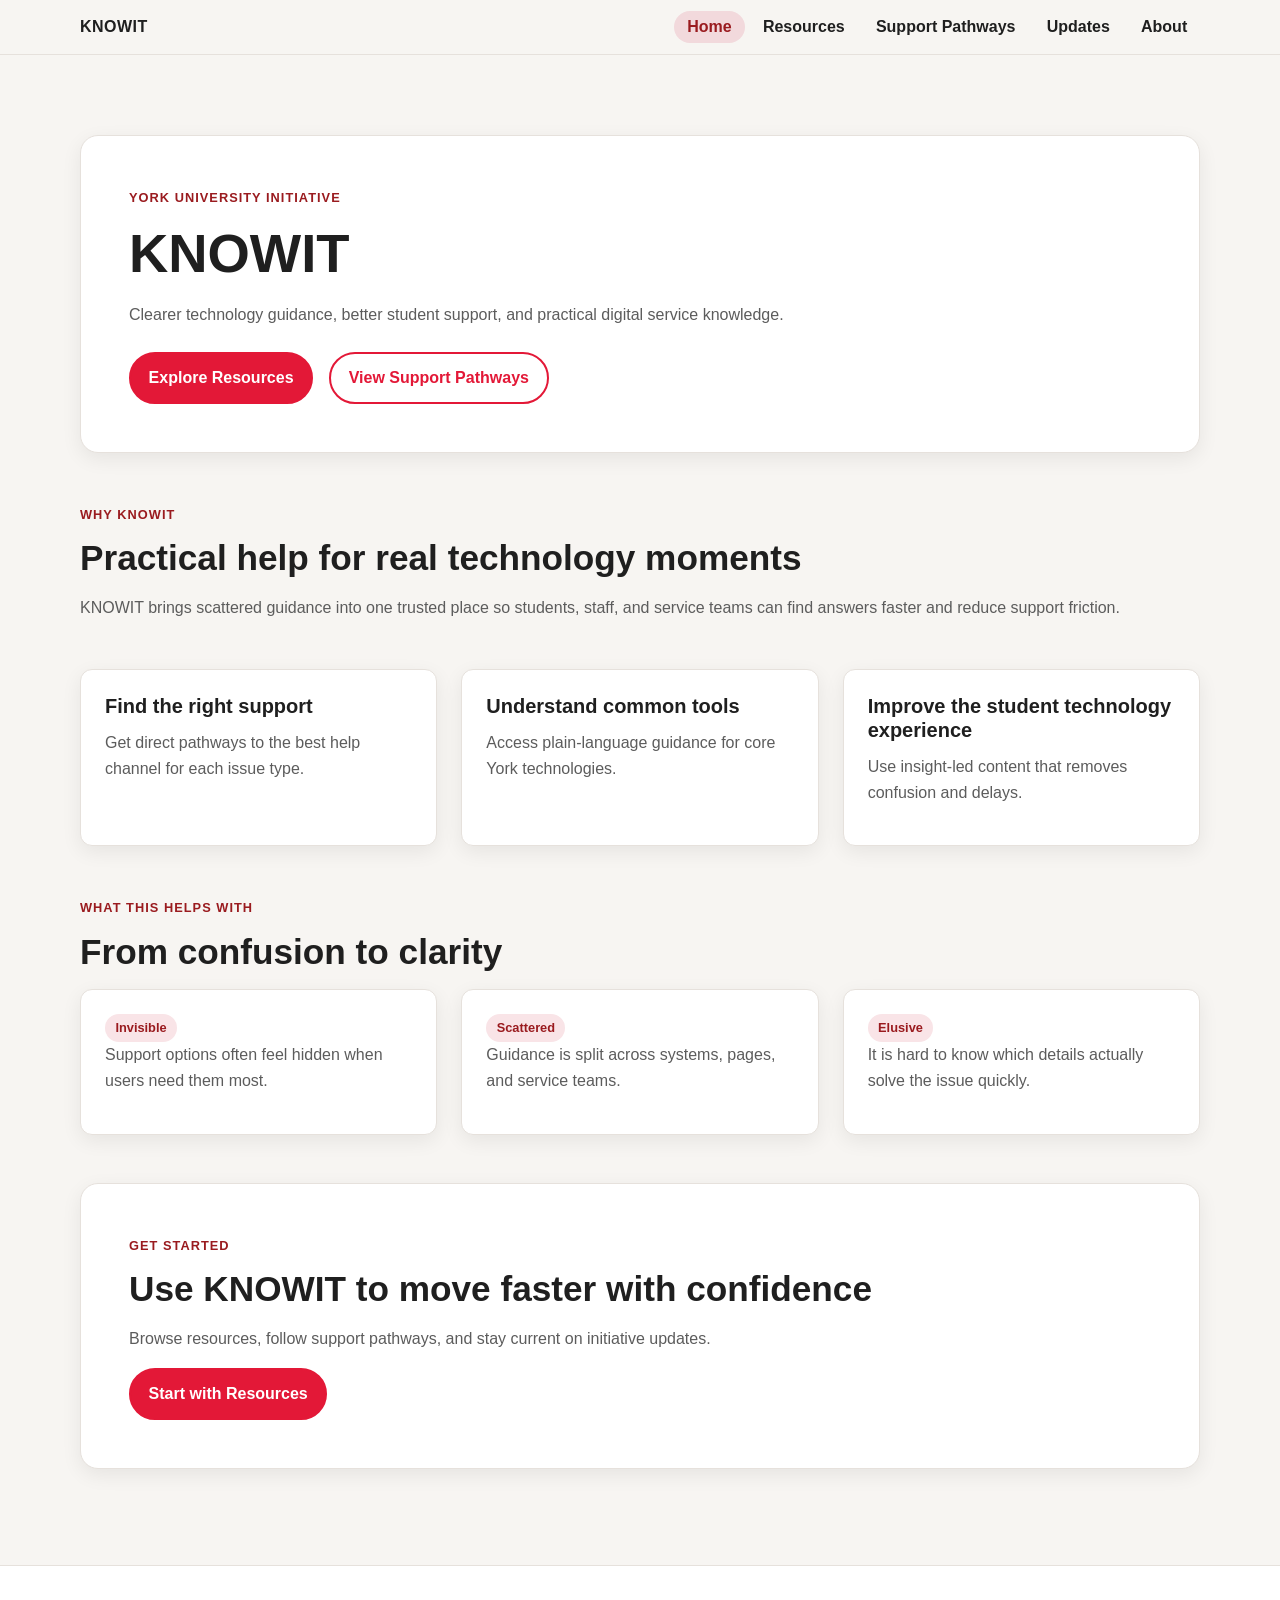
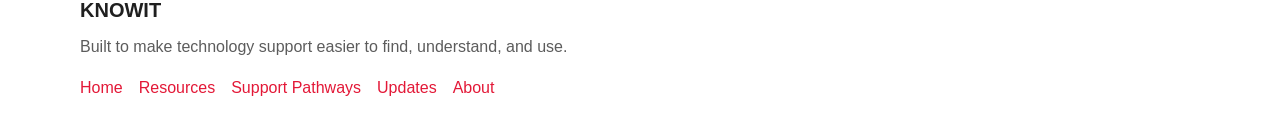
<file: index.html>
<!doctype html><html lang="en"><head>
  <link rel="icon" type="image/svg+xml" href="./favicon.svg"><meta charset="utf-8"><meta name="viewport" content="width=device-width, initial-scale=1"><title>KNOWIT | Home</title><link rel="stylesheet" href="css/style.css"></head><body>
<header class="site-header"><div class="container nav-wrap"><a class="brand" href="index.html">KNOWIT</a><button class="nav-toggle" aria-expanded="false" aria-label="Toggle navigation">Menu</button><nav class="site-nav"><ul><li><a href="index.html">Home</a></li><li><a href="resources.html">Resources</a></li><li><a href="support-pathways.html">Support Pathways</a></li><li><a href="updates.html">Updates</a></li><li><a href="about.html">About</a></li></ul></nav></div></header>
<main class="container">
<section class="hero"><span class="eyebrow">York University initiative</span><h1>KNOWIT</h1><p>Clearer technology guidance, better student support, and practical digital service knowledge.</p><div class="button-row"><a class="btn btn-primary" href="resources.html">Explore Resources</a><a class="btn btn-secondary" href="support-pathways.html">View Support Pathways</a></div></section>
<section><span class="eyebrow">Why KNOWIT</span><h2>Practical help for real technology moments</h2><p>KNOWIT brings scattered guidance into one trusted place so students, staff, and service teams can find answers faster and reduce support friction.</p></section>
<section><div class="grid grid-3"><article class="card"><h3>Find the right support</h3><p>Get direct pathways to the best help channel for each issue type.</p></article><article class="card"><h3>Understand common tools</h3><p>Access plain-language guidance for core York technologies.</p></article><article class="card"><h3>Improve the student technology experience</h3><p>Use insight-led content that removes confusion and delays.</p></article></div></section>
<section><span class="eyebrow">What this helps with</span><h2>From confusion to clarity</h2><div class="grid grid-3"><article class="card"><span class="pill">Invisible</span><p>Support options often feel hidden when users need them most.</p></article><article class="card"><span class="pill">Scattered</span><p>Guidance is split across systems, pages, and service teams.</p></article><article class="card"><span class="pill">Elusive</span><p>It is hard to know which details actually solve the issue quickly.</p></article></div></section>
<section class="hero"><span class="eyebrow">Get started</span><h2>Use KNOWIT to move faster with confidence</h2><p>Browse resources, follow support pathways, and stay current on initiative updates.</p><a class="btn btn-primary" href="resources.html">Start with Resources</a></section>
</main>
<footer class="site-footer"><div class="container"><h3>KNOWIT</h3><p>Built to make technology support easier to find, understand, and use.</p><div class="footer-links"><a href="index.html">Home</a><a href="resources.html">Resources</a><a href="support-pathways.html">Support Pathways</a><a href="updates.html">Updates</a><a href="about.html">About</a></div></div></footer><script src="js/main.js"></script></body></html>
</file>
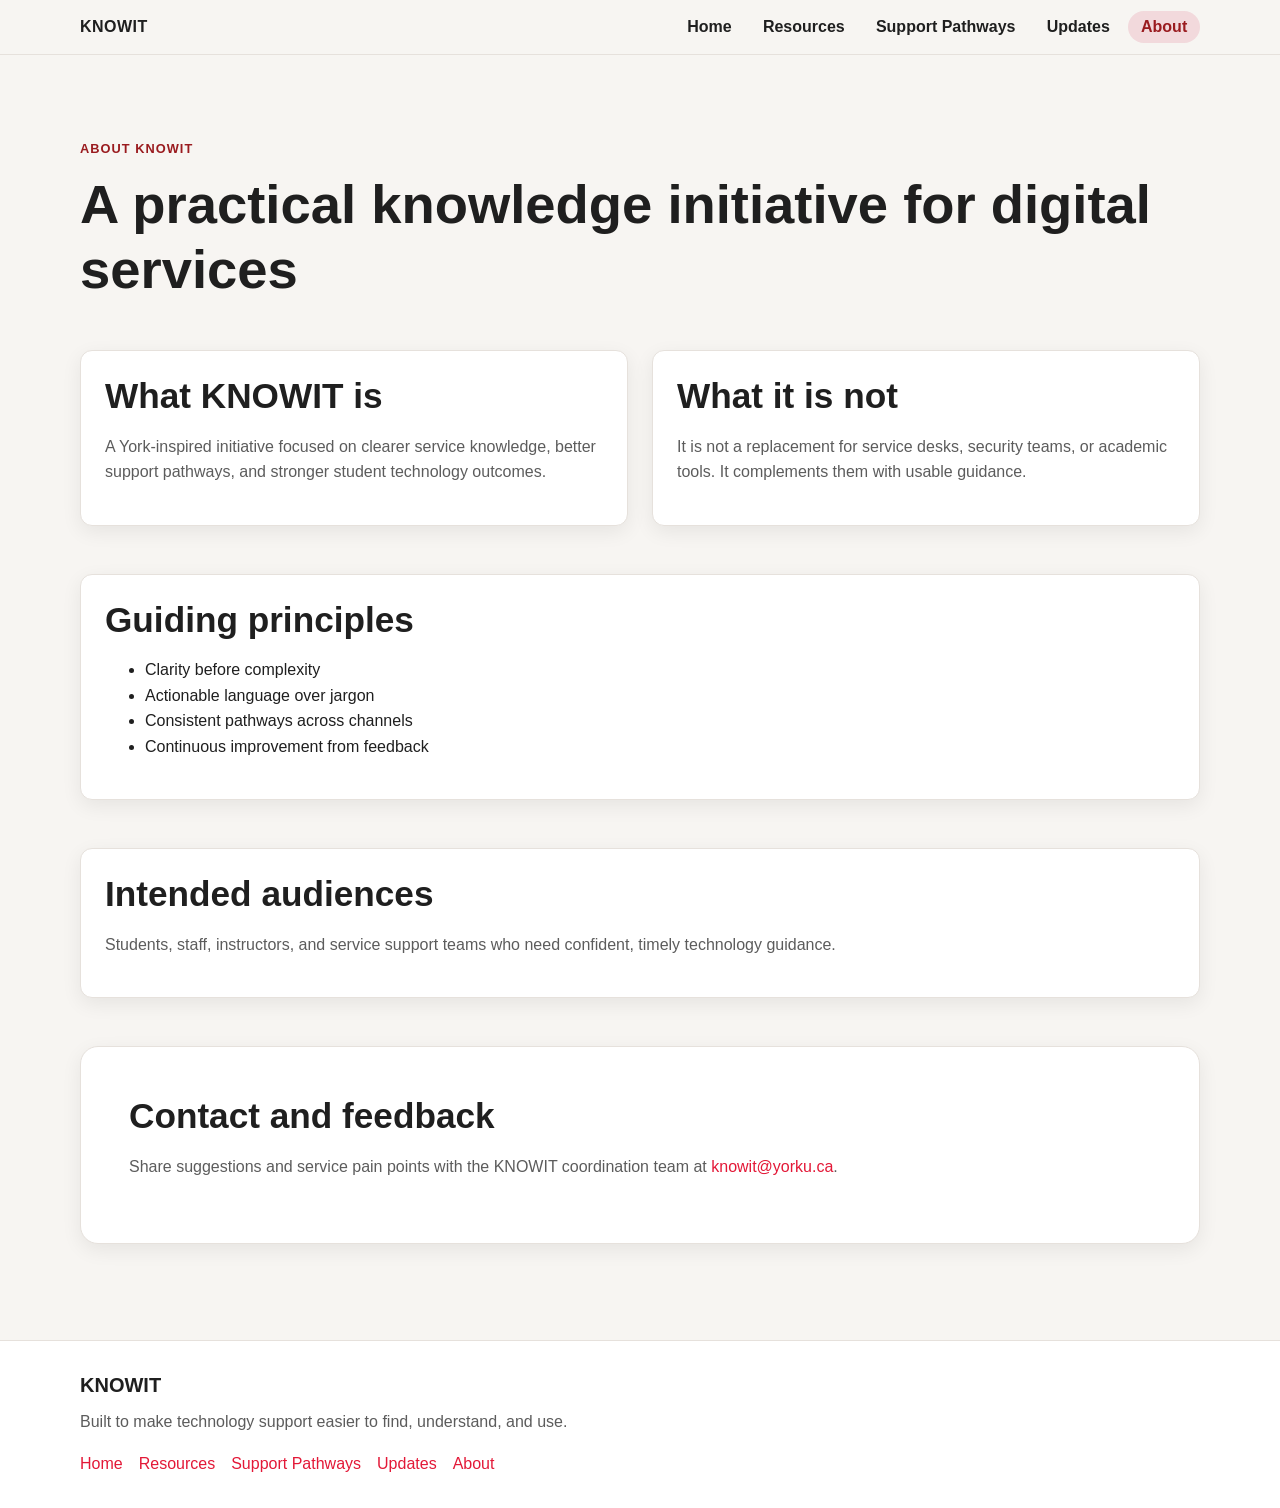
<file: about.html>
<!doctype html><html lang="en"><head><meta charset="utf-8"><meta name="viewport" content="width=device-width, initial-scale=1"><title>KNOWIT | About</title><link rel="stylesheet" href="css/style.css"></head><body><header class="site-header"><div class="container nav-wrap"><a class="brand" href="index.html">KNOWIT</a><button class="nav-toggle" aria-expanded="false" aria-label="Toggle navigation">Menu</button><nav class="site-nav"><ul><li><a href="index.html">Home</a></li><li><a href="resources.html">Resources</a></li><li><a href="support-pathways.html">Support Pathways</a></li><li><a href="updates.html">Updates</a></li><li><a href="about.html">About</a></li></ul></nav></div></header>
<main class="container"><section class="page-header"><span class="eyebrow">About KNOWIT</span><h1>A practical knowledge initiative for digital services</h1></section><section class="grid grid-2"><article class="card"><h2>What KNOWIT is</h2><p>A York-inspired initiative focused on clearer service knowledge, better support pathways, and stronger student technology outcomes.</p></article><article class="card"><h2>What it is not</h2><p>It is not a replacement for service desks, security teams, or academic tools. It complements them with usable guidance.</p></article></section><section class="card"><h2>Guiding principles</h2><ul><li>Clarity before complexity</li><li>Actionable language over jargon</li><li>Consistent pathways across channels</li><li>Continuous improvement from feedback</li></ul></section><section class="card"><h2>Intended audiences</h2><p>Students, staff, instructors, and service support teams who need confident, timely technology guidance.</p></section><section class="hero"><h2>Contact and feedback</h2><p>Share suggestions and service pain points with the KNOWIT coordination team at <a href="mailto:knowit@yorku.ca">knowit@yorku.ca</a>.</p></section></main>
<footer class="site-footer"><div class="container"><h3>KNOWIT</h3><p>Built to make technology support easier to find, understand, and use.</p><div class="footer-links"><a href="index.html">Home</a><a href="resources.html">Resources</a><a href="support-pathways.html">Support Pathways</a><a href="updates.html">Updates</a><a href="about.html">About</a></div></div></footer><script src="js/main.js"></script></body></html>
</file>
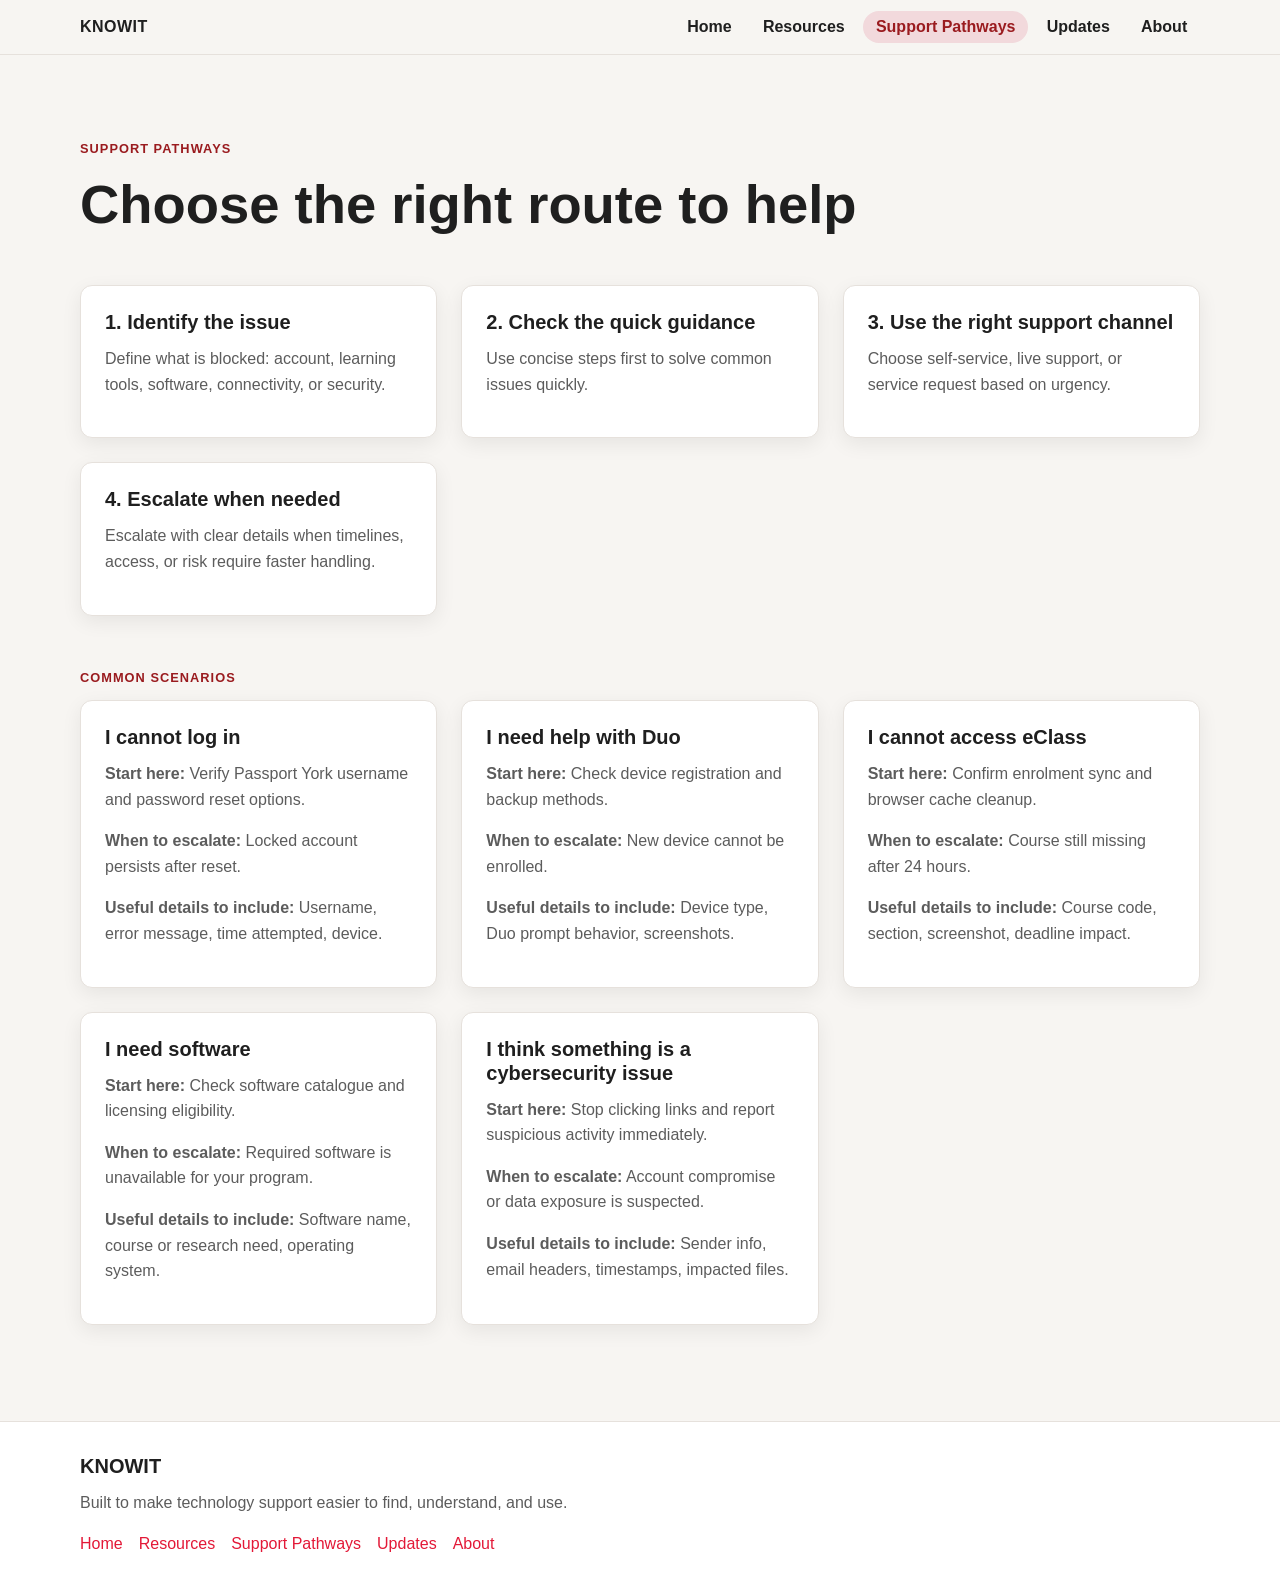
<file: support-pathways.html>
<!doctype html><html lang="en"><head><meta charset="utf-8"><meta name="viewport" content="width=device-width, initial-scale=1"><title>KNOWIT | Support Pathways</title><link rel="stylesheet" href="css/style.css"></head><body><header class="site-header"><div class="container nav-wrap"><a class="brand" href="index.html">KNOWIT</a><button class="nav-toggle" aria-expanded="false" aria-label="Toggle navigation">Menu</button><nav class="site-nav"><ul><li><a href="index.html">Home</a></li><li><a href="resources.html">Resources</a></li><li><a href="support-pathways.html">Support Pathways</a></li><li><a href="updates.html">Updates</a></li><li><a href="about.html">About</a></li></ul></nav></div></header>
<main class="container"><section class="page-header"><span class="eyebrow">Support pathways</span><h1>Choose the right route to help</h1></section><section><div class="grid grid-2"><article class="card"><h3>1. Identify the issue</h3><p>Define what is blocked: account, learning tools, software, connectivity, or security.</p></article><article class="card"><h3>2. Check the quick guidance</h3><p>Use concise steps first to solve common issues quickly.</p></article><article class="card"><h3>3. Use the right support channel</h3><p>Choose self-service, live support, or service request based on urgency.</p></article><article class="card"><h3>4. Escalate when needed</h3><p>Escalate with clear details when timelines, access, or risk require faster handling.</p></article></div></section>
<section><span class="eyebrow">Common scenarios</span><div class="grid grid-2"><article class="card"><h3>I cannot log in</h3><p><strong>Start here:</strong> Verify Passport York username and password reset options.</p><p><strong>When to escalate:</strong> Locked account persists after reset.</p><p><strong>Useful details to include:</strong> Username, error message, time attempted, device.</p></article><article class="card"><h3>I need help with Duo</h3><p><strong>Start here:</strong> Check device registration and backup methods.</p><p><strong>When to escalate:</strong> New device cannot be enrolled.</p><p><strong>Useful details to include:</strong> Device type, Duo prompt behavior, screenshots.</p></article><article class="card"><h3>I cannot access eClass</h3><p><strong>Start here:</strong> Confirm enrolment sync and browser cache cleanup.</p><p><strong>When to escalate:</strong> Course still missing after 24 hours.</p><p><strong>Useful details to include:</strong> Course code, section, screenshot, deadline impact.</p></article><article class="card"><h3>I need software</h3><p><strong>Start here:</strong> Check software catalogue and licensing eligibility.</p><p><strong>When to escalate:</strong> Required software is unavailable for your program.</p><p><strong>Useful details to include:</strong> Software name, course or research need, operating system.</p></article><article class="card"><h3>I think something is a cybersecurity issue</h3><p><strong>Start here:</strong> Stop clicking links and report suspicious activity immediately.</p><p><strong>When to escalate:</strong> Account compromise or data exposure is suspected.</p><p><strong>Useful details to include:</strong> Sender info, email headers, timestamps, impacted files.</p></article></div></section></main>
<footer class="site-footer"><div class="container"><h3>KNOWIT</h3><p>Built to make technology support easier to find, understand, and use.</p><div class="footer-links"><a href="index.html">Home</a><a href="resources.html">Resources</a><a href="support-pathways.html">Support Pathways</a><a href="updates.html">Updates</a><a href="about.html">About</a></div></div></footer><script src="js/main.js"></script></body></html>
</file>
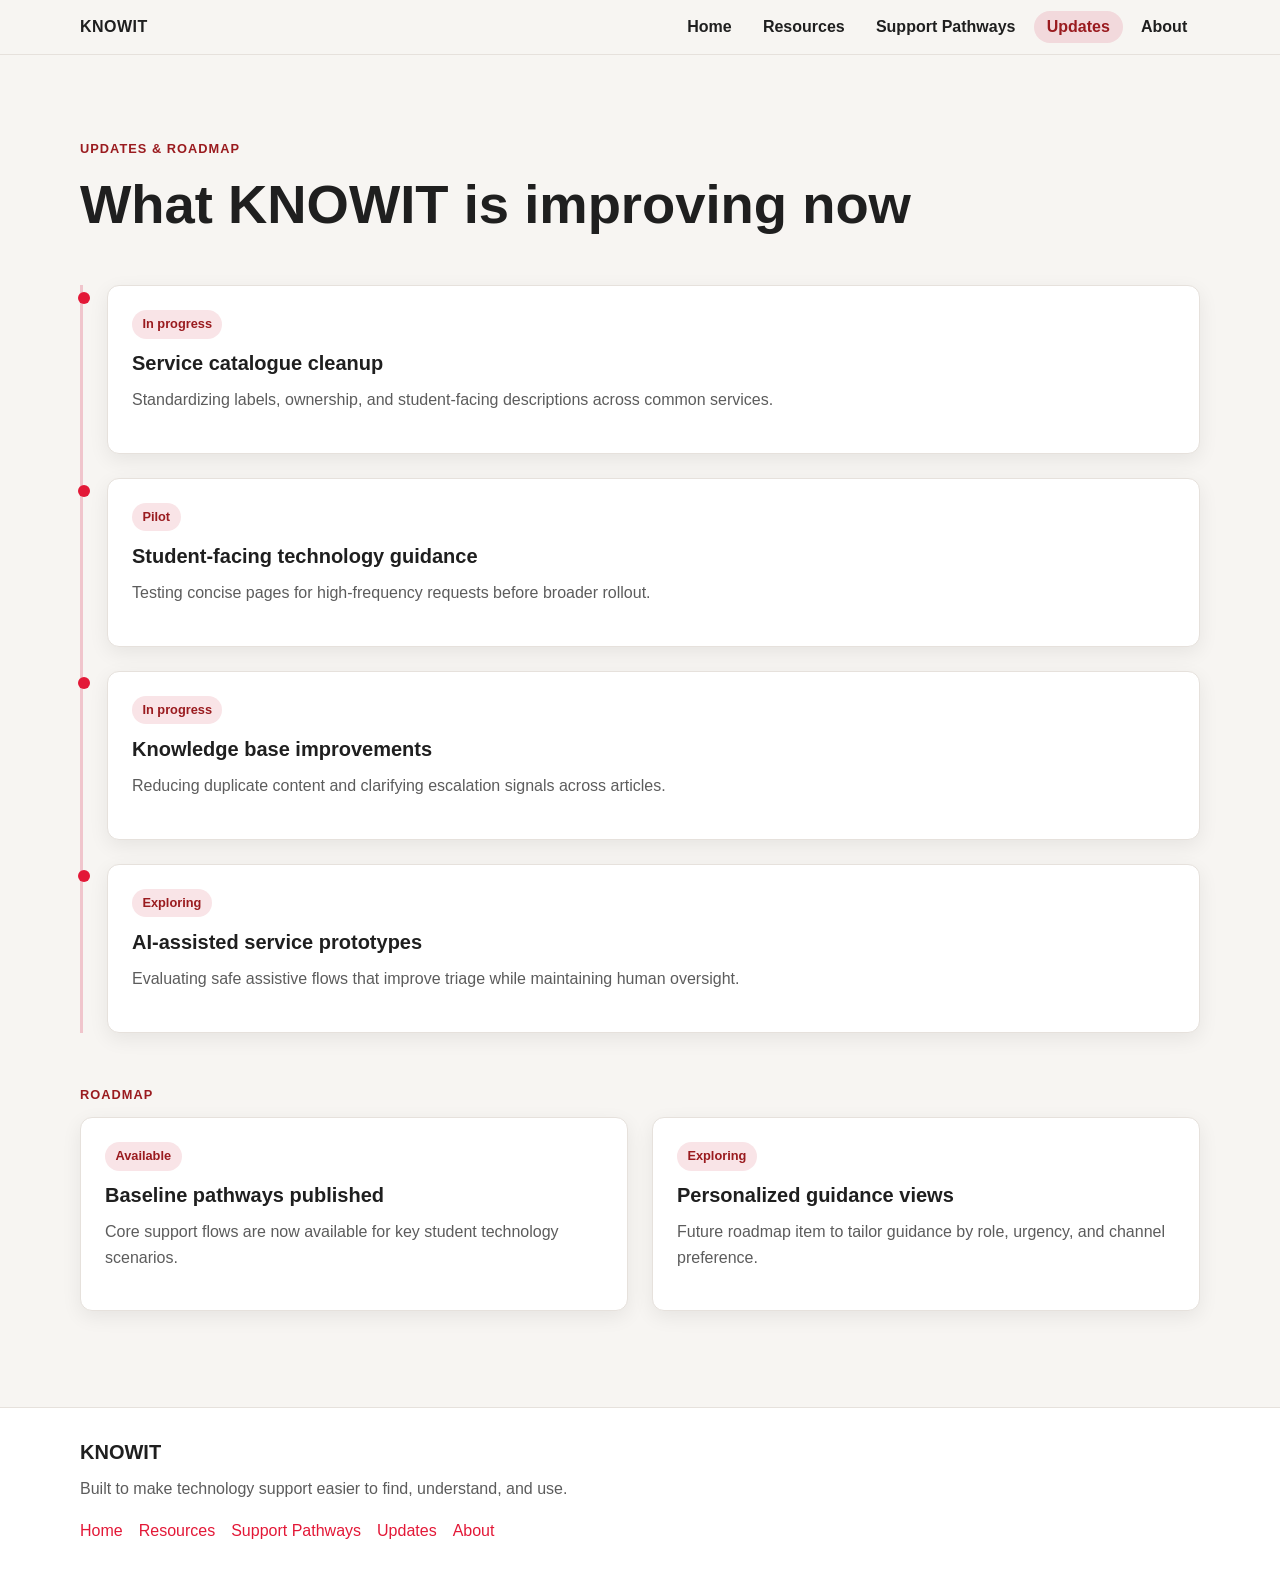
<file: updates.html>
<!doctype html><html lang="en"><head><meta charset="utf-8"><meta name="viewport" content="width=device-width, initial-scale=1"><title>KNOWIT | Updates</title><link rel="stylesheet" href="css/style.css"></head><body><header class="site-header"><div class="container nav-wrap"><a class="brand" href="index.html">KNOWIT</a><button class="nav-toggle" aria-expanded="false" aria-label="Toggle navigation">Menu</button><nav class="site-nav"><ul><li><a href="index.html">Home</a></li><li><a href="resources.html">Resources</a></li><li><a href="support-pathways.html">Support Pathways</a></li><li><a href="updates.html">Updates</a></li><li><a href="about.html">About</a></li></ul></nav></div></header>
<main class="container"><section class="page-header"><span class="eyebrow">Updates & roadmap</span><h1>What KNOWIT is improving now</h1></section><section class="timeline"><article class="timeline-item card"><p class="pill">In progress</p><h3>Service catalogue cleanup</h3><p>Standardizing labels, ownership, and student-facing descriptions across common services.</p></article><article class="timeline-item card"><p class="pill">Pilot</p><h3>Student-facing technology guidance</h3><p>Testing concise pages for high-frequency requests before broader rollout.</p></article><article class="timeline-item card"><p class="pill">In progress</p><h3>Knowledge base improvements</h3><p>Reducing duplicate content and clarifying escalation signals across articles.</p></article><article class="timeline-item card"><p class="pill">Exploring</p><h3>AI-assisted service prototypes</h3><p>Evaluating safe assistive flows that improve triage while maintaining human oversight.</p></article></section>
<section><span class="eyebrow">Roadmap</span><div class="grid grid-2"><article class="card"><p class="pill">Available</p><h3>Baseline pathways published</h3><p>Core support flows are now available for key student technology scenarios.</p></article><article class="card"><p class="pill">Exploring</p><h3>Personalized guidance views</h3><p>Future roadmap item to tailor guidance by role, urgency, and channel preference.</p></article></div></section></main>
<footer class="site-footer"><div class="container"><h3>KNOWIT</h3><p>Built to make technology support easier to find, understand, and use.</p><div class="footer-links"><a href="index.html">Home</a><a href="resources.html">Resources</a><a href="support-pathways.html">Support Pathways</a><a href="updates.html">Updates</a><a href="about.html">About</a></div></div></footer><script src="js/main.js"></script></body></html>
</file>
<file: css/style.css>
:root {
  --color-primary: #E31837;
  --color-primary-dark: #9A1B1F;
  --color-text: #1F1F1F;
  --color-bg: #F7F5F2;
  --color-white: #ffffff;
  --color-border: #e6e1dc;
  --color-muted: #5c5c5c;
  --radius-sm: 8px;
  --radius-md: 12px;
  --radius-lg: 18px;
  --shadow-soft: 0 6px 20px rgba(0, 0, 0, 0.07);
  --max-width: 1120px;
  --space-1: 0.5rem;
  --space-2: 0.75rem;
  --space-3: 1rem;
  --space-4: 1.5rem;
  --space-5: 2rem;
  --space-6: 3rem;
}

* { box-sizing: border-box; }
html, body { margin: 0; padding: 0; }
body {
  font-family: "Segoe UI", Roboto, Helvetica, Arial, sans-serif;
  color: var(--color-text);
  background: var(--color-bg);
  line-height: 1.6;
}

a { color: var(--color-primary); text-decoration: none; }
a:hover { color: var(--color-primary-dark); }
a:focus-visible, button:focus-visible, input:focus-visible {
  outline: 3px solid var(--color-primary);
  outline-offset: 2px;
}

.container {
  width: min(100% - 2rem, var(--max-width));
  margin-inline: auto;
}

.site-header {
  position: sticky;
  top: 0;
  z-index: 100;
  background: rgba(247, 245, 242, 0.96);
  backdrop-filter: blur(6px);
  border-bottom: 1px solid var(--color-border);
}

.nav-wrap {
  display: flex;
  justify-content: space-between;
  align-items: center;
  padding: 0.9rem 0;
}

.brand {
  font-weight: 800;
  letter-spacing: 0.03em;
  color: var(--color-text);
}

.nav-toggle {
  display: none;
  border: 1px solid var(--color-border);
  background: var(--color-white);
  border-radius: var(--radius-sm);
  padding: 0.45rem 0.65rem;
}

.site-nav ul {
  display: flex;
  gap: 0.35rem;
  list-style: none;
  margin: 0;
  padding: 0;
}

.site-nav a {
  color: var(--color-text);
  padding: 0.45rem 0.8rem;
  border-radius: 999px;
  font-weight: 600;
}

.site-nav a:hover,
.site-nav a.active {
  background: #f2d9dc;
  color: var(--color-primary-dark);
}

main { padding-block: var(--space-5) var(--space-6); }
section { margin-block: var(--space-6); }

.hero {
  background: var(--color-white);
  border: 1px solid var(--color-border);
  border-radius: var(--radius-lg);
  box-shadow: var(--shadow-soft);
  padding: clamp(1.5rem, 4vw, 3rem);
}

h1, h2, h3 { line-height: 1.2; margin-top: 0; }
h1 { font-size: clamp(2rem, 4.8vw, 3.4rem); margin-bottom: var(--space-3); }
h2 { font-size: clamp(1.5rem, 3vw, 2.2rem); margin-bottom: var(--space-3); }
h3 { font-size: 1.25rem; margin-bottom: var(--space-2); }
p { margin-top: 0; color: var(--color-muted); }

.eyebrow {
  display: inline-block;
  margin-bottom: var(--space-2);
  text-transform: uppercase;
  font-size: 0.8rem;
  letter-spacing: 0.08em;
  font-weight: 700;
  color: var(--color-primary-dark);
}

.button-row { display: flex; flex-wrap: wrap; gap: var(--space-3); margin-top: var(--space-4); }
.btn {
  display: inline-block;
  border-radius: 999px;
  padding: 0.7rem 1.1rem;
  font-weight: 700;
  border: 2px solid var(--color-primary);
}
.btn-primary { background: var(--color-primary); color: var(--color-white); }
.btn-primary:hover { background: var(--color-primary-dark); color: var(--color-white); border-color: var(--color-primary-dark); }
.btn-secondary { background: transparent; color: var(--color-primary); }
.btn-secondary:hover { background: #fbe9eb; }

.grid { display: grid; gap: var(--space-4); }
.grid-3 { grid-template-columns: repeat(auto-fit, minmax(220px, 1fr)); }
.grid-2 { grid-template-columns: repeat(auto-fit, minmax(300px, 1fr)); }

.card {
  background: var(--color-white);
  border: 1px solid var(--color-border);
  border-radius: var(--radius-md);
  box-shadow: var(--shadow-soft);
  padding: var(--space-4);
}

.pill {
  display: inline-block;
  background: #f9e4e7;
  color: var(--color-primary-dark);
  border-radius: 999px;
  padding: 0.25rem 0.65rem;
  font-size: 0.8rem;
  font-weight: 700;
}

.page-header { margin-bottom: var(--space-5); }
.page-header .lead { max-width: 70ch; }

.filter-controls { display: grid; gap: var(--space-3); margin-bottom: var(--space-4); }
input[type="search"] {
  width: 100%;
  padding: 0.75rem 0.9rem;
  border-radius: var(--radius-sm);
  border: 1px solid var(--color-border);
  background: var(--color-white);
}
.category-buttons { display: flex; flex-wrap: wrap; gap: var(--space-2); }
.category-btn {
  border: 1px solid var(--color-border);
  background: var(--color-white);
  border-radius: 999px;
  padding: 0.4rem 0.8rem;
  font-weight: 600;
}
.category-btn.active,
.category-btn:hover { background: var(--color-primary); color: var(--color-white); border-color: var(--color-primary); }

.timeline { border-left: 3px solid #f0c5cc; padding-left: var(--space-4); }
.timeline-item { position: relative; margin-bottom: var(--space-4); }
.timeline-item::before {
  content: "";
  position: absolute;
  left: -1.88rem;
  top: 0.35rem;
  width: 0.75rem;
  height: 0.75rem;
  border-radius: 50%;
  background: var(--color-primary);
}

.site-footer {
  border-top: 1px solid var(--color-border);
  padding: var(--space-5) 0;
  background: var(--color-white);
}
.footer-links { display: flex; flex-wrap: wrap; gap: var(--space-3); }

@media (max-width: 800px) {
  .nav-toggle { display: inline-block; }
  .site-nav { display: none; width: 100%; }
  .site-nav.open { display: block; }
  .nav-wrap { flex-wrap: wrap; gap: var(--space-2); }
  .site-nav ul { flex-direction: column; align-items: flex-start; }
}
</file>
